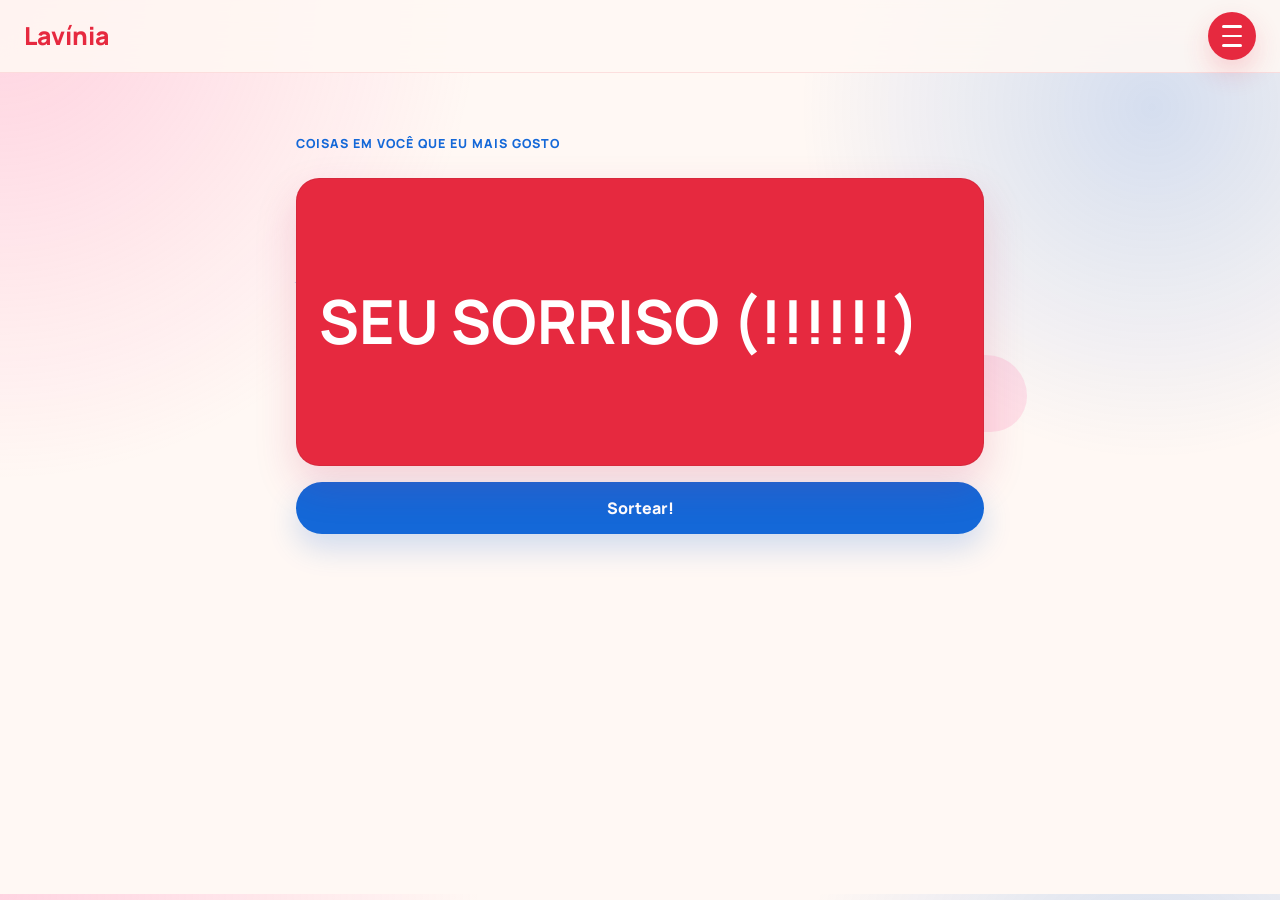
<file: admiro.html>
<!doctype html>
<html lang="pt-BR">
  <head>
    <meta charset="UTF-8" />
    <meta name="viewport" content="width=device-width, initial-scale=1.0" />
    <title>Lav&iacute;nia | Coisas que admiro</title>
    <link rel="preconnect" href="https://fonts.googleapis.com" />
    <link rel="preconnect" href="https://fonts.gstatic.com" crossorigin />
    <link href="https://fonts.googleapis.com/css2?family=Manrope:wght@500;700;800;900&display=swap" rel="stylesheet" />
    <link rel="stylesheet" href="styles.css" />
  </head>
  <body data-page="admiro">
    <header class="site-header">
      <a class="brand" href="index.html">Lav&iacute;nia</a>
      <button class="menu-toggle" type="button" aria-label="Abrir menu" aria-controls="site-menu" aria-expanded="false">
        <span></span>
        <span></span>
        <span></span>
      </button>
      <div class="nav-modal" id="site-menu" hidden>
        <div class="nav-backdrop" data-close-menu></div>
        <nav class="nav" aria-label="Navega&ccedil;&atilde;o principal">
          <button class="menu-close" type="button" aria-label="Fechar menu" data-close-menu>&times;</button>
          <a href="index.html" data-page="home">Home</a>
          <a href="fotos.html" data-page="fotos">Fotos</a>
          <a href="cartas.html" data-page="cartas">Cartas</a>
          <a href="admiro.html" data-page="admiro">Traços</a>
        </nav>
      </div>
    </header>

    <main>
      <section class="section page-section admire">
        <div class="float sparkle three">&#10022;</div>
        <div class="float bubble four"></div>
        <div class="section-title">
          <p>Coisas em você que eu mais gosto</p>
        </div>

        <section class="admire-picker" aria-live="polite">
          <div class="admire-card" id="admire-card">
            <h3 id="admire-title">SEU SORRISO (!!!!!!)</h3>
          </div>

          <button class="admire-button" id="admire-button" type="button">
            Sortear!
          </button>
        </section>
      </section>
    </main>

    <script src="script.js"></script>
  </body>
</html>
</file>
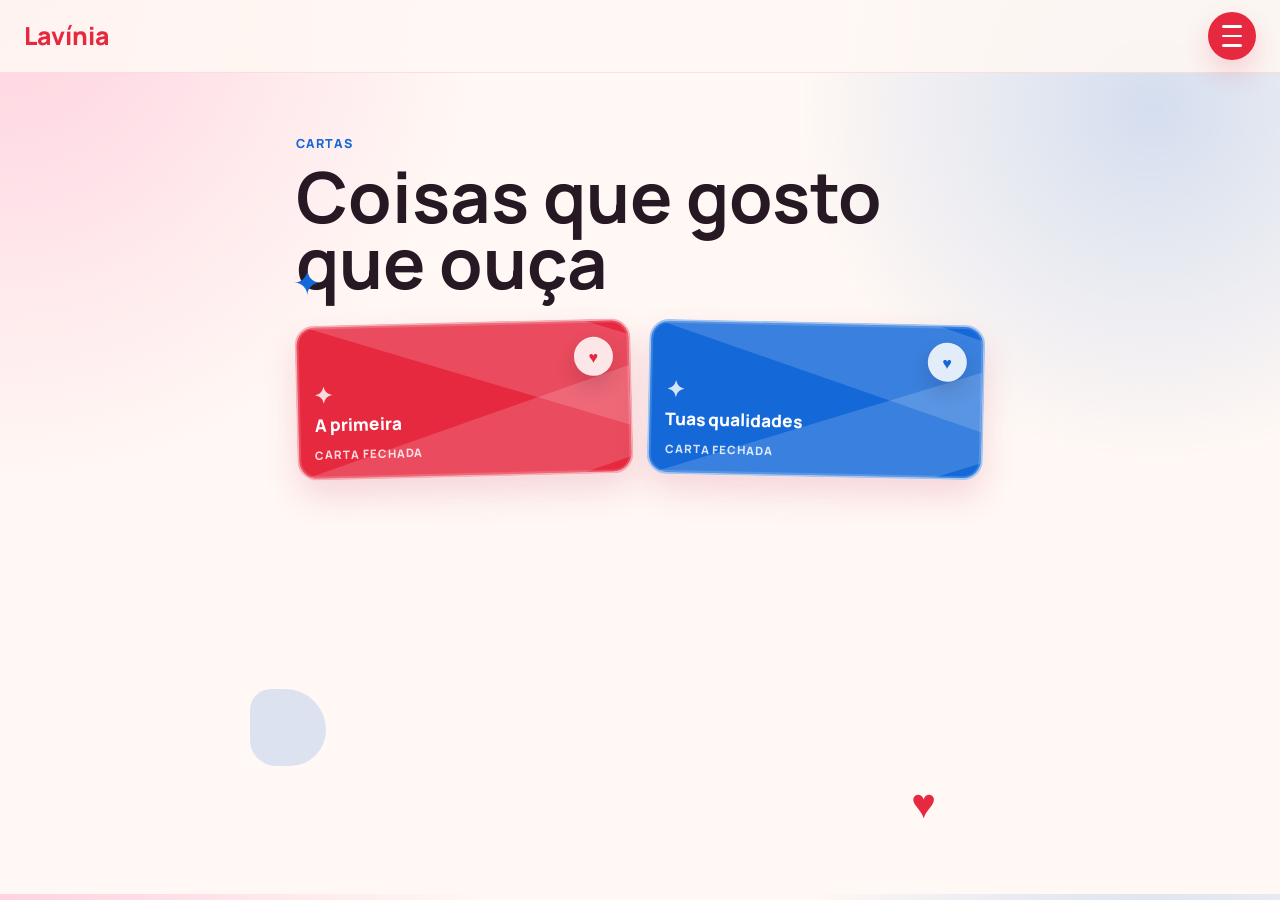
<file: cartas.html>
<!doctype html>
<html lang="pt-BR">
  <head>
    <meta charset="UTF-8" />
    <meta name="viewport" content="width=device-width, initial-scale=1.0" />
    <title>Lav&iacute;nia | Cartas</title>
    <link rel="preconnect" href="https://fonts.googleapis.com" />
    <link rel="preconnect" href="https://fonts.gstatic.com" crossorigin />
    <link href="https://fonts.googleapis.com/css2?family=Manrope:wght@500;700;800;900&display=swap" rel="stylesheet" />
    <link rel="stylesheet" href="styles.css" />
  </head>
  <body data-page="cartas">
    <header class="site-header">
      <a class="brand" href="index.html">Lav&iacute;nia</a>
      <button class="menu-toggle" type="button" aria-label="Abrir menu" aria-controls="site-menu" aria-expanded="false">
        <span></span>
        <span></span>
        <span></span>
      </button>
      <div class="nav-modal" id="site-menu" hidden>
        <div class="nav-backdrop" data-close-menu></div>
        <nav class="nav" aria-label="Navega&ccedil;&atilde;o principal">
          <button class="menu-close" type="button" aria-label="Fechar menu" data-close-menu>&times;</button>
          <a href="index.html" data-page="home">Home</a>
          <a href="fotos.html" data-page="fotos">Fotos</a>
          <a href="cartas.html" data-page="cartas">Cartas</a>
          <a href="admiro.html" data-page="admiro">Traços</a>
        </nav>
      </div>
    </header>

    <main>
      <section class="section page-section letters">
        <div class="float sparkle three">&#10022;</div>
        <div class="float heart two">&hearts;</div>
        <div class="float bubble five"></div>
        <div class="section-title">
          <p>Cartas</p>
          <h2>Coisas que gosto que ouça</h2>
        </div>

        <div class="letters-list" id="letters-list" aria-label="Cartas para abrir"></div>
      </section>
    </main>

    <script src="script.js"></script>
  </body>
</html>
</file>
<file: styles.css>
:root {
  --red: #e6293f;
  --blue: #1468d8;
  --pink: #ff71ad;
  --soft-pink: #ffe4ef;
  --cream: #fff8f4;
  --ink: #261923;
  --muted: #725c68;
  --white: #ffffff;
  --shadow: 0 18px 45px rgba(196, 36, 88, 0.18);
}

* {
  box-sizing: border-box;
}

html {
  scroll-behavior: smooth;
}

body {
  margin: 0;
  color: var(--ink);
  background:
    radial-gradient(circle at top left, rgba(255, 113, 173, 0.28), transparent 30rem),
    radial-gradient(circle at 90% 12%, rgba(20, 104, 216, 0.18), transparent 22rem),
    var(--cream);
  font-family: "Manrope", sans-serif;
  overflow-x: hidden;
}

body.modal-open {
  overflow: hidden;
}

a {
  color: inherit;
  text-decoration: none;
}

.site-header {
  position: fixed;
  top: 0;
  left: 0;
  z-index: 20;
  width: 100%;
  display: flex;
  align-items: center;
  justify-content: space-between;
  gap: 1rem;
  padding: 0.75rem 1rem;
  background: rgba(255, 248, 244, 0.86);
  border-bottom: 1px solid rgba(230, 41, 63, 0.12);
  backdrop-filter: blur(16px);
}

.brand {
  display: block;
  color: var(--red);
  font-family: "Manrope", sans-serif;
  font-size: 1.55rem;
  font-weight: 800;
  line-height: 1;
}

.menu-toggle,
.menu-close {
  border: 0;
  cursor: pointer;
  font: inherit;
}

.menu-toggle {
  width: 3rem;
  height: 3rem;
  display: grid;
  place-items: center;
  gap: 0.24rem;
  padding: 0.72rem;
  border-radius: 999px;
  background: var(--red);
  box-shadow: 0 12px 28px rgba(230, 41, 63, 0.2);
  transition: transform 180ms ease, background 180ms ease;
}

.menu-toggle span {
  width: 1.2rem;
  height: 0.16rem;
  border-radius: 999px;
  background: var(--white);
}

.menu-toggle:hover,
.menu-toggle:focus-visible {
  background: var(--blue);
  outline: none;
  transform: translateY(-2px) rotate(-2deg);
}

.nav-modal {
  position: fixed;
  inset: 0;
  z-index: 60;
  display: grid;
  justify-items: end;
  min-height: 100vh;
}

.nav-modal[hidden] {
  display: none;
}

.nav-backdrop {
  position: absolute;
  inset: 0;
  background: rgba(38, 25, 35, 0.38);
  opacity: 0;
  transition: opacity 240ms ease;
}

.nav {
  position: relative;
  z-index: 1;
  width: min(72vw, 19rem);
  min-height: 100vh;
  display: grid;
  align-content: start;
  gap: 0.35rem;
  padding: 1rem 0.9rem;
  border: 0;
  border-radius: 1.5rem 0 0 1.5rem;
  background: rgba(255, 255, 255, 0.96);
  box-shadow: -18px 0 44px rgba(38, 25, 35, 0.16);
  opacity: 0;
  transform: translateX(100%);
  transition: opacity 240ms ease, transform 240ms ease;
  backdrop-filter: blur(18px);
}

.nav-modal.is-open .nav-backdrop {
  opacity: 1;
}

.nav-modal.is-open .nav {
  opacity: 1;
  transform: translateX(0);
}

.nav-modal.is-closing .nav-backdrop {
  opacity: 0;
}

.nav-modal.is-closing .nav {
  opacity: 0;
  transform: translateX(100%);
}

.menu-close {
  width: 2.6rem;
  height: 2.6rem;
  justify-self: end;
  border-radius: 50%;
  background: transparent;
  color: var(--red);
  font-size: 1.65rem;
  font-weight: 900;
  line-height: 1;
  transition: transform 180ms ease, background 180ms ease;
}

.menu-close:hover,
.menu-close:focus-visible {
  background: rgba(230, 41, 63, 0.08);
  outline: none;
  transform: rotate(8deg) scale(1.05);
}

.nav a {
  min-height: 3.45rem;
  display: flex;
  align-items: center;
  padding: 0.85rem 1rem;
  border: 0;
  border-radius: 0.85rem;
  background: transparent;
  color: #4b3342;
  font-size: 1.05rem;
  font-weight: 900;
  transition: transform 180ms ease, background 180ms ease, color 180ms ease;
}

.nav a:hover,
.nav a:focus-visible,
.nav a.active {
  background: var(--blue);
  color: var(--white);
  outline: none;
  transform: translateY(-2px);
}

main {
  padding-top: 4.6rem;
}

.section {
  position: relative;
  width: min(100%, 46rem);
  margin: 0 auto;
  padding: 4.25rem 1rem;
  scroll-margin-top: 5.2rem;
}

.page-section {
  min-height: calc(100svh - 4.6rem);
}

.hero {
  min-height: calc(100svh - 4.6rem);
  display: grid;
  align-content: center;
}

.home-hero {
  gap: 1rem;
  padding-top: 1.4rem;
  padding-bottom: 1.8rem;
}

.welcome-card,
.counter-card,
.timeline-card {
  position: relative;
  z-index: 1;
  border: 1px solid rgba(230, 41, 63, 0.13);
  border-radius: 1.5rem;
  background: rgba(255, 255, 255, 0.72);
  box-shadow: var(--shadow);
  backdrop-filter: blur(14px);
}

.welcome-card {
  padding: 1.15rem;
  animation: rise 650ms ease both;
}

.counter-card {
  padding: 1rem;
  animation: rise 650ms 120ms ease both;
}

.timeline-card {
  padding: 1rem;
  animation: rise 650ms 220ms ease both;
}

.eyebrow,
.section-title p {
  margin: 0 0 0.65rem;
  color: var(--blue);
  font-size: 0.78rem;
  font-weight: 900;
  letter-spacing: 0.08em;
  text-transform: uppercase;
}

h1,
h2 {
  margin: 0;
  font-family: "Manrope", sans-serif;
  line-height: 0.95;
}

h1 {
  max-width: 10ch;
  color: var(--red);
  font-size: clamp(3.8rem, 19vw, 8rem);
  text-shadow: 0.08em 0.08em 0 rgba(255, 113, 173, 0.2);
}

h2 {
  color: var(--ink);
  font-size: clamp(2.25rem, 12vw, 4.4rem);
}

.hero-text {
  max-width: 32rem;
  margin: 1rem 0 0;
  color: var(--muted);
  font-size: 1.08rem;
  line-height: 1.62;
}

.counter-label {
  margin: 0 0 0.75rem;
  color: var(--red);
  font-size: 0.9rem;
  font-weight: 900;
}

.counter-grid {
  display: grid;
  grid-template-columns: repeat(2, minmax(0, 1fr));
  gap: 0.7rem;
}

.counter-grid div {
  min-height: 5.25rem;
  display: grid;
  place-items: center;
  padding: 0.8rem 0.5rem;
  border-radius: 1rem;
  color: var(--white);
  box-shadow: 0 12px 26px rgba(196, 36, 88, 0.14);
}

.counter-grid div:nth-child(1) {
  background: var(--red);
}

.counter-grid div:nth-child(2) {
  background: var(--blue);
}

.counter-grid div:nth-child(3) {
  background: var(--pink);
}

.counter-grid div:nth-child(4) {
  background: #7b5be8;
}

.counter-grid strong {
  font-size: clamp(2rem, 12vw, 3.6rem);
  line-height: 1;
}

.counter-grid span {
  font-size: 0.74rem;
  font-weight: 900;
  letter-spacing: 0.08em;
  text-transform: uppercase;
}

.timeline-list {
  position: relative;
  display: grid;
  gap: 0.9rem;
  margin-top: 1rem;
}

.timeline-list::before {
  content: "";
  position: absolute;
  top: 0.8rem;
  bottom: 0.8rem;
  left: 0.58rem;
  width: 0.18rem;
  border-radius: 999px;
  background: rgba(230, 41, 63, 0.18);
}

.timeline-item {
  position: relative;
  min-height: 7.5rem;
  padding: 1rem 1rem 1rem 2.25rem;
  border: 1px solid rgba(38, 25, 35, 0.08);
  border-radius: 1.1rem;
  background: var(--white);
  box-shadow: 0 12px 28px rgba(196, 36, 88, 0.1);
  opacity: 0;
  transform: translateY(18px) scale(0.98);
  transition: opacity 520ms ease, transform 520ms ease;
}

.timeline-item::before {
  content: "";
  position: absolute;
  top: 1.35rem;
  left: 0.2rem;
  width: 0.95rem;
  height: 0.95rem;
  border: 0.18rem solid var(--white);
  border-radius: 50%;
  box-shadow: 0 0 0 0.18rem rgba(255, 255, 255, 0.75);
}

.timeline-item.visible {
  opacity: 1;
  transform: translateY(0) scale(1);
}

.timeline-item.color-0::before {
  background: var(--red);
}

.timeline-item.color-1::before {
  background: var(--blue);
}

.timeline-item.color-2::before {
  background: var(--pink);
}

.timeline-item time {
  display: inline-flex;
  margin-bottom: 0.5rem;
  padding: 0.28rem 0.55rem;
  border-radius: 999px;
  background: var(--soft-pink);
  color: var(--red);
  font-size: 0.74rem;
  font-weight: 900;
}

.timeline-item.color-1 time {
  background: rgba(20, 104, 216, 0.12);
  color: var(--blue);
}

.timeline-item.color-2 time {
  background: rgba(255, 113, 173, 0.18);
  color: #c41468;
}

.timeline-photo {
  width: 100%;
  aspect-ratio: 4 / 3;
  display: grid;
  place-items: center;
  margin-bottom: 0.85rem;
  border-radius: 0.9rem;
  object-fit: cover;
  background: var(--soft-pink);
  color: var(--red);
  font-weight: 900;
}

.timeline-photo-button {
  width: 100%;
  display: block;
  margin: 0 0 0.85rem;
  padding: 0;
  border: 0;
  border-radius: 0.9rem;
  background: transparent;
  cursor: pointer;
  overflow: hidden;
}

.timeline-photo-button .timeline-photo {
  margin-bottom: 0;
  transition: transform 220ms ease, filter 220ms ease;
}

.timeline-photo-button:hover .timeline-photo,
.timeline-photo-button:focus-visible .timeline-photo,
.timeline-photo-button:active .timeline-photo {
  filter: saturate(1.08);
  transform: scale(1.03);
}

.timeline-photo-button:focus-visible {
  outline: 0.2rem solid var(--blue);
  outline-offset: 0.15rem;
}

.timeline-item.color-1 .timeline-photo.empty {
  background: rgba(20, 104, 216, 0.12);
  color: var(--blue);
}

.timeline-item.color-2 .timeline-photo.empty {
  background: rgba(255, 113, 173, 0.18);
  color: #c41468;
}

.timeline-item h3 {
  margin: 0;
  color: var(--ink);
  font-size: 1rem;
  line-height: 1.2;
}

.timeline-item p {
  margin: 0.45rem 0 0;
  color: var(--muted);
  font-size: 0.92rem;
  line-height: 1.45;
}

.hero-button {
  display: inline-flex;
  width: fit-content;
  min-height: 3rem;
  align-items: center;
  justify-content: center;
  padding: 0.85rem 1.2rem;
  border-radius: 999px;
  background: var(--red);
  color: var(--white);
  font-weight: 900;
  box-shadow: var(--shadow);
  transition: transform 180ms ease, box-shadow 180ms ease;
}

.hero-button:hover,
.hero-button:focus-visible {
  outline: none;
  transform: translateY(-3px) rotate(-1deg);
  box-shadow: 0 22px 54px rgba(230, 41, 63, 0.25);
}

.float {
  position: absolute;
  pointer-events: none;
  animation: float 5s ease-in-out infinite;
}

.heart {
  color: var(--pink);
  font-size: 2.6rem;
}

.sparkle {
  color: var(--blue);
  font-size: 2.1rem;
}

.bubble {
  width: 4.8rem;
  height: 4.8rem;
  border-radius: 34% 66% 58% 42%;
  background: rgba(255, 113, 173, 0.18);
}

.one {
  top: 5.5rem;
  right: 1.4rem;
}

.two {
  right: 4.5rem;
  bottom: 4rem;
  color: var(--red);
  animation-delay: -1.8s;
}

.three {
  top: 12rem;
  left: 1.3rem;
  animation-delay: -3s;
}

.four {
  top: 18rem;
  right: -1.2rem;
  animation-delay: -2.2s;
}

.five {
  left: -1.4rem;
  bottom: 8rem;
  background: rgba(20, 104, 216, 0.15);
  animation-delay: -4s;
}

.section-title {
  margin-bottom: 1.6rem;
}

.photo-grid,
.letter-stack {
  display: grid;
  gap: 1rem;
}

.letters-list {
  display: grid;
  gap: 1rem;
}

.letter-card {
  position: relative;
  opacity: 0;
  transform: translateY(18px) rotate(var(--tilt));
  transition: opacity 520ms ease, transform 260ms ease, filter 260ms ease;
}

.letter-card.visible {
  opacity: 1;
  transform: translateY(0) rotate(var(--tilt));
}

.letter-card.open {
  z-index: 3;
  filter: drop-shadow(0 18px 34px rgba(196, 36, 88, 0.2));
  transform: translateY(0) rotate(0deg);
}

.letter-card.color-0 {
  --tilt: -1.4deg;
  --letter-color: var(--red);
  --letter-soft: rgba(230, 41, 63, 0.12);
}

.letter-card.color-1 {
  --tilt: 1.2deg;
  --letter-color: var(--blue);
  --letter-soft: rgba(20, 104, 216, 0.12);
}

.letter-card.color-2 {
  --tilt: -0.8deg;
  --letter-color: var(--pink);
  --letter-soft: rgba(255, 113, 173, 0.18);
}

.letter-cover {
  position: relative;
  z-index: 2;
  width: 100%;
  min-height: 8.4rem;
  display: grid;
  align-content: space-between;
  padding: 1rem;
  border: 0.16rem solid rgba(255, 255, 255, 0.62);
  border-radius: 1.25rem;
  background: var(--letter-color);
  color: var(--white);
  cursor: pointer;
  font: inherit;
  overflow: hidden;
  text-align: left;
  box-shadow: inset 0 0 0 0.12rem rgba(255, 255, 255, 0.16), 0 16px 34px rgba(196, 36, 88, 0.16);
  transform-origin: top;
  transition: transform 300ms ease, box-shadow 220ms ease, border-radius 220ms ease;
}

.letter-cover::before,
.letter-cover::after {
  content: "";
  position: absolute;
  left: 0;
  width: 100%;
  height: 60%;
  background: rgba(255, 255, 255, 0.16);
  transform: skewY(-18deg);
}

.letter-cover::before {
  bottom: -2.4rem;
}

.letter-cover::after {
  top: -2.5rem;
  transform: skewY(18deg);
}

.letter-cover .letter-title::before {
  content: "\2726";
  display: block;
  margin-bottom: 0.4rem;
  color: rgba(255, 255, 255, 0.82);
  font-size: 1.4rem;
}

.letter-card.open .letter-cover {
  border-radius: 1.25rem 1.25rem 0.9rem 0.9rem;
  box-shadow: 0 8px 20px rgba(196, 36, 88, 0.12);
  transform: translateY(-0.45rem) rotateX(14deg) scale(0.99);
}

.letter-cover:hover,
.letter-cover:focus-visible {
  outline: none;
  transform: translateY(-4px) rotate(0deg);
}

.letter-stamp {
  position: relative;
  z-index: 1;
  width: 2.45rem;
  height: 2.45rem;
  display: grid;
  place-items: center;
  margin-left: auto;
  border-radius: 50%;
  background: rgba(255, 255, 255, 0.86);
  color: var(--letter-color);
  box-shadow: 0 10px 20px rgba(38, 25, 35, 0.16);
}

.letter-title,
.letter-hint {
  position: relative;
  z-index: 1;
}

.letter-title {
  max-width: 14rem;
  font-size: 1.08rem;
  font-weight: 900;
  line-height: 1.16;
}

.letter-hint {
  margin-top: 0.8rem;
  font-size: 0.72rem;
  font-weight: 900;
  letter-spacing: 0.08em;
  opacity: 0.82;
  text-transform: uppercase;
}

.letter-message {
  max-height: 0;
  overflow: hidden;
  margin: 0 0.7rem;
  border: 1px solid rgba(38, 25, 35, 0.08);
  border-top: 0;
  border-radius: 0 0 1rem 1rem;
  background: var(--white);
  box-shadow: 0 12px 28px rgba(20, 104, 216, 0.08);
  opacity: 0;
  transform: translateY(-1rem);
  transition: max-height 360ms ease, opacity 260ms ease, transform 360ms ease;
}

.letter-card.open .letter-message {
  max-height: none;
  opacity: 1;
  transform: translateY(0);
}

.letter-message p {
  margin: 0;
  padding: 1.15rem 1.15rem 0.8rem;
  color: var(--muted);
  font-size: 0.98rem;
  font-weight: 800;
  line-height: 1.58;
}

.letter-close {
  min-height: 2.6rem;
  margin: 0 1.15rem 1.15rem;
  padding: 0.65rem 1rem;
  border: 0;
  border-radius: 999px;
  background: var(--letter-color);
  color: var(--white);
  cursor: pointer;
  font: inherit;
  font-size: 0.82rem;
  font-weight: 900;
  transition: transform 180ms ease, background 180ms ease;
}

.letter-close:hover,
.letter-close:focus-visible {
  background: var(--blue);
  outline: none;
  transform: translateY(-2px);
}

.photo-gallery {
  display: grid;
  grid-template-columns: repeat(2, minmax(0, 1fr));
  gap: 0.85rem;
}

.gallery-card {
  position: relative;
  overflow: hidden;
  padding: 0.45rem;
  border: 1px solid rgba(38, 25, 35, 0.08);
  border-radius: 1.2rem;
  background: var(--white);
  box-shadow: 0 12px 28px rgba(196, 36, 88, 0.11);
  color: inherit;
  cursor: pointer;
  font: inherit;
  text-align: left;
  opacity: 0;
  transform: translateY(18px) rotate(var(--tilt));
  transition: opacity 520ms ease, transform 220ms ease, box-shadow 220ms ease;
}

.gallery-card.visible {
  opacity: 1;
  transform: translateY(0) rotate(var(--tilt));
}

.gallery-card:hover,
.gallery-card:active,
.gallery-card:focus-visible {
  box-shadow: 0 18px 34px rgba(196, 36, 88, 0.18);
  outline: none;
  transform: translateY(-5px) rotate(0deg) scale(1.02);
}

.gallery-card::before {
  content: "\2665";
  position: absolute;
  top: 0.7rem;
  right: 0.75rem;
  z-index: 1;
  width: 2rem;
  height: 2rem;
  display: grid;
  place-items: center;
  border-radius: 50%;
  background: rgba(255, 255, 255, 0.82);
  color: var(--red);
  font-size: 1rem;
  box-shadow: 0 8px 18px rgba(38, 25, 35, 0.12);
}

.gallery-card.color-0 {
  --tilt: -1.8deg;
}

.gallery-card.color-1 {
  --tilt: 1.4deg;
}

.gallery-card.color-2 {
  --tilt: -0.8deg;
}

.gallery-card img,
.gallery-placeholder {
  width: 100%;
  aspect-ratio: 3 / 4;
  display: grid;
  place-items: center;
  border-radius: 0.9rem;
  object-fit: cover;
}

.gallery-placeholder {
  background: var(--soft-pink);
  color: var(--red);
  font-weight: 900;
}

.gallery-card.color-1 .gallery-placeholder {
  background: rgba(20, 104, 216, 0.13);
  color: var(--blue);
}

.gallery-card.color-2 .gallery-placeholder {
  background: rgba(255, 113, 173, 0.2);
  color: #c41468;
}

.gallery-card p {
  margin: 0;
  padding: 0.7rem 0.35rem 0.25rem;
  color: var(--muted);
  font-size: 0.86rem;
  font-weight: 800;
  line-height: 1.35;
}

.lightbox {
  position: fixed;
  inset: 0;
  z-index: 50;
  display: grid;
  place-items: center;
  padding: 1rem;
}

.lightbox[hidden] {
  display: none;
}

.lightbox-backdrop {
  position: absolute;
  inset: 0;
  background: rgba(38, 25, 35, 0.58);
  opacity: 0;
  transition: opacity 220ms ease;
}

.lightbox-dialog {
  position: relative;
  z-index: 1;
  width: min(100%, 28rem);
  max-height: calc(100svh - 2rem);
  overflow: auto;
  padding: 0.7rem;
  border: 1px solid rgba(255, 113, 173, 0.28);
  border-radius: 1.45rem;
  background: var(--white);
  box-shadow: 0 24px 70px rgba(38, 25, 35, 0.32);
  opacity: 0;
  transform: translateY(22px) scale(0.96);
  transition: opacity 220ms ease, transform 220ms ease;
}

.lightbox.is-open .lightbox-backdrop {
  opacity: 1;
}

.lightbox.is-open .lightbox-dialog {
  opacity: 1;
  transform: translateY(0) scale(1);
}

.lightbox.is-closing .lightbox-backdrop {
  opacity: 0;
}

.lightbox.is-closing .lightbox-dialog {
  opacity: 0;
  transform: translateY(18px) scale(0.97);
}

.lightbox-close {
  position: absolute;
  top: 1rem;
  right: 1rem;
  z-index: 2;
  width: 2.65rem;
  height: 2.65rem;
  border: 0;
  border-radius: 50%;
  background: var(--red);
  color: var(--white);
  cursor: pointer;
  font: inherit;
  font-size: 1.55rem;
  font-weight: 900;
  line-height: 1;
  box-shadow: 0 10px 24px rgba(230, 41, 63, 0.28);
  transition: transform 180ms ease, background 180ms ease;
}

.lightbox-close:hover,
.lightbox-close:focus-visible {
  background: var(--blue);
  outline: none;
  transform: rotate(8deg) scale(1.05);
}

.lightbox-image,
.lightbox-placeholder {
  width: 100%;
  max-height: 68svh;
  border-radius: 1rem;
  object-fit: contain;
  background: var(--soft-pink);
}

.lightbox-image[hidden],
.lightbox-placeholder[hidden] {
  display: none;
}

.lightbox-placeholder {
  min-height: 18rem;
  display: grid;
  place-items: center;
  color: var(--red);
  font-size: 1.8rem;
  font-weight: 900;
}

.lightbox-caption {
  margin: 0;
  padding: 0.85rem 0.35rem 0.25rem;
  color: var(--muted);
  font-size: 0.98rem;
  font-weight: 900;
  line-height: 1.45;
}

.lightbox-caption:empty {
  display: none;
}

.photo-card {
  min-height: 13rem;
  display: flex;
  flex-direction: column;
  justify-content: space-between;
  padding: 1rem;
  border-radius: 1.35rem;
  color: var(--white);
  box-shadow: var(--shadow);
  transform: rotate(var(--tilt));
  transition: transform 220ms ease;
  animation: rise 700ms ease both;
}

.photo-card:hover {
  transform: translateY(-5px) rotate(0deg);
}

.photo-card span {
  font-weight: 900;
  opacity: 0.78;
}

.photo-card strong {
  font-family: "Manrope", sans-serif;
  font-size: 2rem;
}

.photo-card.red {
  --tilt: -2deg;
  background: var(--red);
}

.photo-card.blue {
  --tilt: 2deg;
  background: var(--blue);
  animation-delay: 100ms;
}

.photo-card.pink {
  --tilt: -1deg;
  background: var(--pink);
  animation-delay: 200ms;
}

.letter-stack article {
  padding: 1.25rem;
  border: 1px solid rgba(230, 41, 63, 0.12);
  border-radius: 1.2rem;
  background: rgba(255, 255, 255, 0.78);
  box-shadow: 0 12px 30px rgba(20, 104, 216, 0.08);
  transition: transform 180ms ease, border-color 180ms ease;
}

.letter-stack article:hover {
  border-color: rgba(255, 113, 173, 0.45);
  transform: translateX(4px);
}

.letter-stack span {
  color: var(--red);
  font-weight: 900;
}

.letter-stack p {
  margin: 0.5rem 0 0;
  color: var(--muted);
  line-height: 1.55;
}

.admire-list {
  display: grid;
  gap: 0.8rem;
  margin: 0;
  padding: 0;
  list-style: none;
}

.admire-list li {
  position: relative;
  padding: 1rem 1rem 1rem 3rem;
  border-radius: 1rem;
  background: var(--white);
  box-shadow: 0 10px 28px rgba(196, 36, 88, 0.1);
  color: #4b3342;
  font-weight: 800;
}

.admire-list li::before {
  content: "\2665";
  position: absolute;
  left: 1rem;
  top: 50%;
  color: var(--pink);
  font-size: 1.15rem;
  transform: translateY(-50%);
}

.admire-picker {
  position: relative;
  z-index: 1;
  display: grid;
  gap: 1rem;
}

.admire-card {
  min-height: 18rem;
  display: grid;
  align-content: center;
  padding: 1.35rem;
  border: 1px solid rgba(38, 25, 35, 0.08);
  border-radius: 1.45rem;
  background: var(--red);
  color: var(--white);
  box-shadow: 0 18px 42px rgba(196, 36, 88, 0.18);
  opacity: 0;
  transform: translateY(16px) rotate(-1deg) scale(0.98);
  transition: opacity 240ms ease, transform 240ms ease, background 240ms ease;
}

.admire-card.show {
  opacity: 1;
  transform: translateY(0) rotate(0deg) scale(1);
}

.admire-card.color-0 {
  background: var(--red);
}

.admire-card.color-1 {
  background: var(--blue);
}

.admire-card.color-2 {
  background: var(--pink);
}

.admire-kicker {
  margin: 0 0 0.65rem;
  font-size: 0.78rem;
  font-weight: 900;
  letter-spacing: 0.08em;
  opacity: 0.82;
  text-transform: uppercase;
}

.admire-card h3 {
  margin: 0;
  font-size: clamp(2rem, 12vw, 3.8rem);
  line-height: 1;
}

.admire-button {
  min-height: 3.25rem;
  padding: 0.9rem 1.2rem;
  border: 0;
  border-radius: 999px;
  background: var(--blue);
  color: var(--white);
  cursor: pointer;
  font: inherit;
  font-weight: 900;
  box-shadow: 0 14px 30px rgba(20, 104, 216, 0.2);
  transition: transform 180ms ease, background 180ms ease, box-shadow 180ms ease;
}

.admire-button:hover,
.admire-button:focus-visible,
.admire-button:active {
  background: var(--red);
  outline: none;
  transform: translateY(-3px) rotate(-1deg);
  box-shadow: 0 18px 36px rgba(230, 41, 63, 0.24);
}

@media (min-width: 42rem) {
  .site-header {
    display: flex;
    align-items: center;
    justify-content: space-between;
    gap: 1rem;
    padding-inline: 1.5rem;
  }

  .brand {
    margin-bottom: 0;
  }

  main {
    padding-top: 4.2rem;
  }

  .section {
    padding-inline: 1.5rem;
    scroll-margin-top: 5rem;
  }

  .photo-grid {
    grid-template-columns: repeat(3, minmax(0, 1fr));
  }

  .photo-gallery {
    grid-template-columns: repeat(3, minmax(0, 1fr));
  }

  .letter-stack {
    grid-template-columns: repeat(2, minmax(0, 1fr));
  }

  .letters-list {
    grid-template-columns: repeat(2, minmax(0, 1fr));
  }

  .counter-grid {
    grid-template-columns: repeat(4, minmax(0, 1fr));
  }
}

@media (prefers-reduced-motion: reduce) {
  *,
  *::before,
  *::after {
    scroll-behavior: auto !important;
    animation-duration: 0.01ms !important;
    animation-iteration-count: 1 !important;
    transition-duration: 0.01ms !important;
  }
}

@keyframes float {
  0%,
  100% {
    transform: translateY(0) rotate(-6deg);
  }

  50% {
    transform: translateY(-16px) rotate(8deg);
  }
}

@keyframes rise {
  from {
    opacity: 0;
    transform: translateY(18px) rotate(var(--tilt));
  }

  to {
    opacity: 1;
    transform: translateY(0) rotate(var(--tilt));
  }
}
</file>
